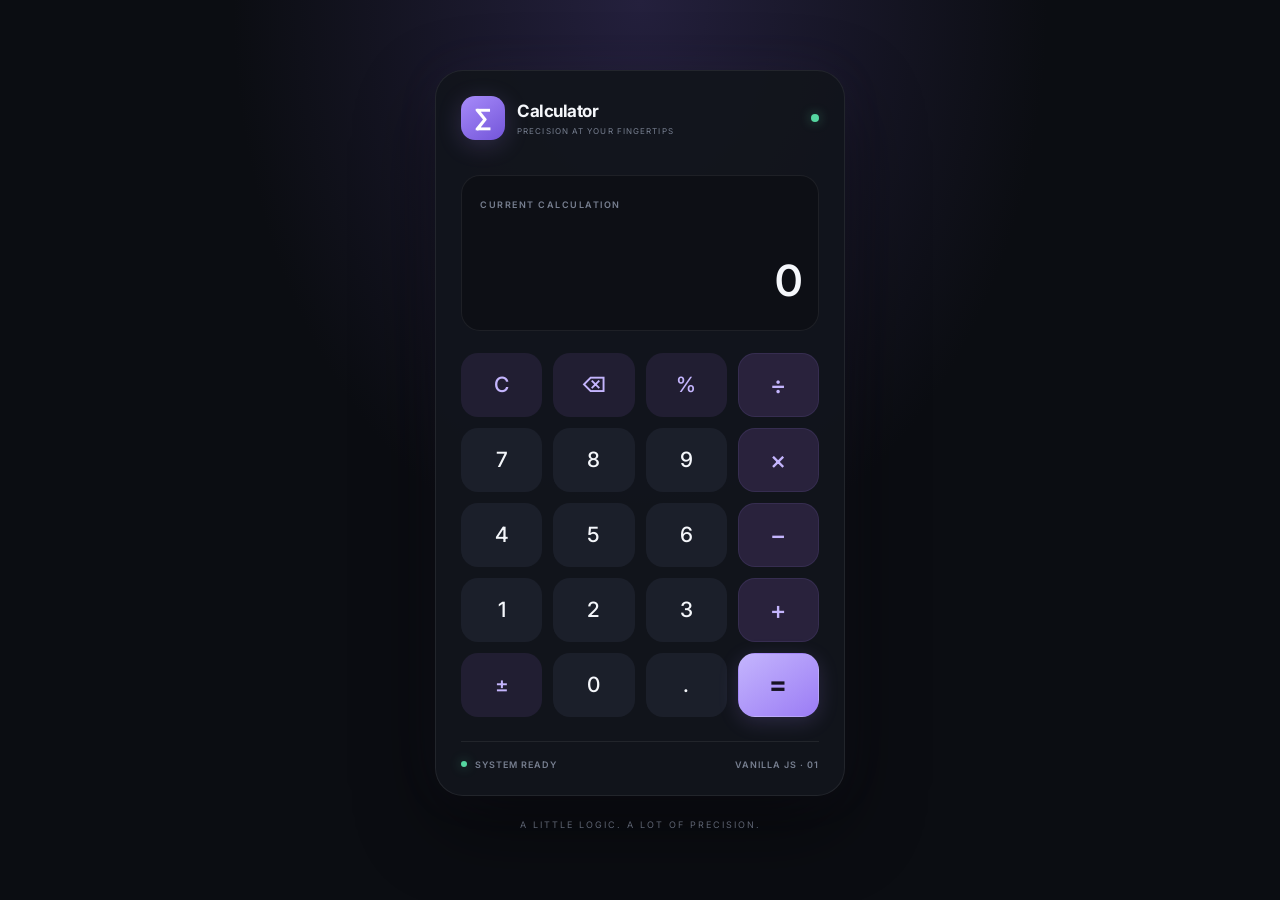
<file: WebDev/L2/Calculator/index.html>
<!DOCTYPE html>
<html lang="en">
<head>
    <meta charset="UTF-8">
    <meta name="viewport" content="width=device-width, initial-scale=1.0">
    <meta name="theme-color" content="#0b0d12">
    <title>Calculator | Premium</title>
    <link rel="stylesheet" href="style.css">
    <script src="script.js" defer></script>
</head>
<body>

    <main class="app">
        <section class="calculator" aria-label="Calculator">

            <header class="top-bar">
                <div class="brand">
                    <div class="brand-icon">∑</div>
                    <div>
                        <h1>Calculator</h1>
                        <p>PRECISION AT YOUR FINGERTIPS</p>
                    </div>
                </div>
                <span class="status-dot" title="Ready"></span>
            </header>

            <section class="display" aria-label="Calculator display">
                <div class="display-label">CURRENT CALCULATION</div>
                <div id="expression" class="expression" aria-live="polite"></div>
                <output id="result" class="result" aria-live="polite"
                    aria-atomic="true">0</output>
            </section>

            <div class="keypad" aria-label="Calculator buttons">
                <button class="key utility" data-action="clear">C</button>
                <button class="key utility" data-action="backspace"
                    aria-label="Backspace">⌫</button>
                <button class="key utility" data-action="percent">%</button>
                <button class="key operator" data-operator="÷"
                    aria-label="Divide">÷</button>

                <button class="key number" data-number="7">7</button>
                <button class="key number" data-number="8">8</button>
                <button class="key number" data-number="9">9</button>
                <button class="key operator" data-operator="×"
                    aria-label="Multiply">×</button>

                <button class="key number" data-number="4">4</button>
                <button class="key number" data-number="5">5</button>
                <button class="key number" data-number="6">6</button>
                <button class="key operator" data-operator="−"
                    aria-label="Subtract">−</button>

                <button class="key number" data-number="1">1</button>
                <button class="key number" data-number="2">2</button>
                <button class="key number" data-number="3">3</button>
                <button class="key operator" data-operator="+"
                    aria-label="Add">+</button>

                <button class="key utility sign" data-action="sign"
                    aria-label="Change sign">±</button>
                <button class="key number" data-number="0">0</button>
                <button class="key number" data-action="decimal">.</button>
                <button class="key equals" data-action="equals"
                    aria-label="Calculate result">=</button>
            </div>

            <footer class="calculator-footer">
                <span><span class="footer-dot"></span> SYSTEM READY</span>
                <span>VANILLA JS · 01</span>
            </footer>
        </section>

        <p class="page-note">A LITTLE LOGIC. A LOT OF PRECISION.</p>
    </main>

</body>
</html>
</file>
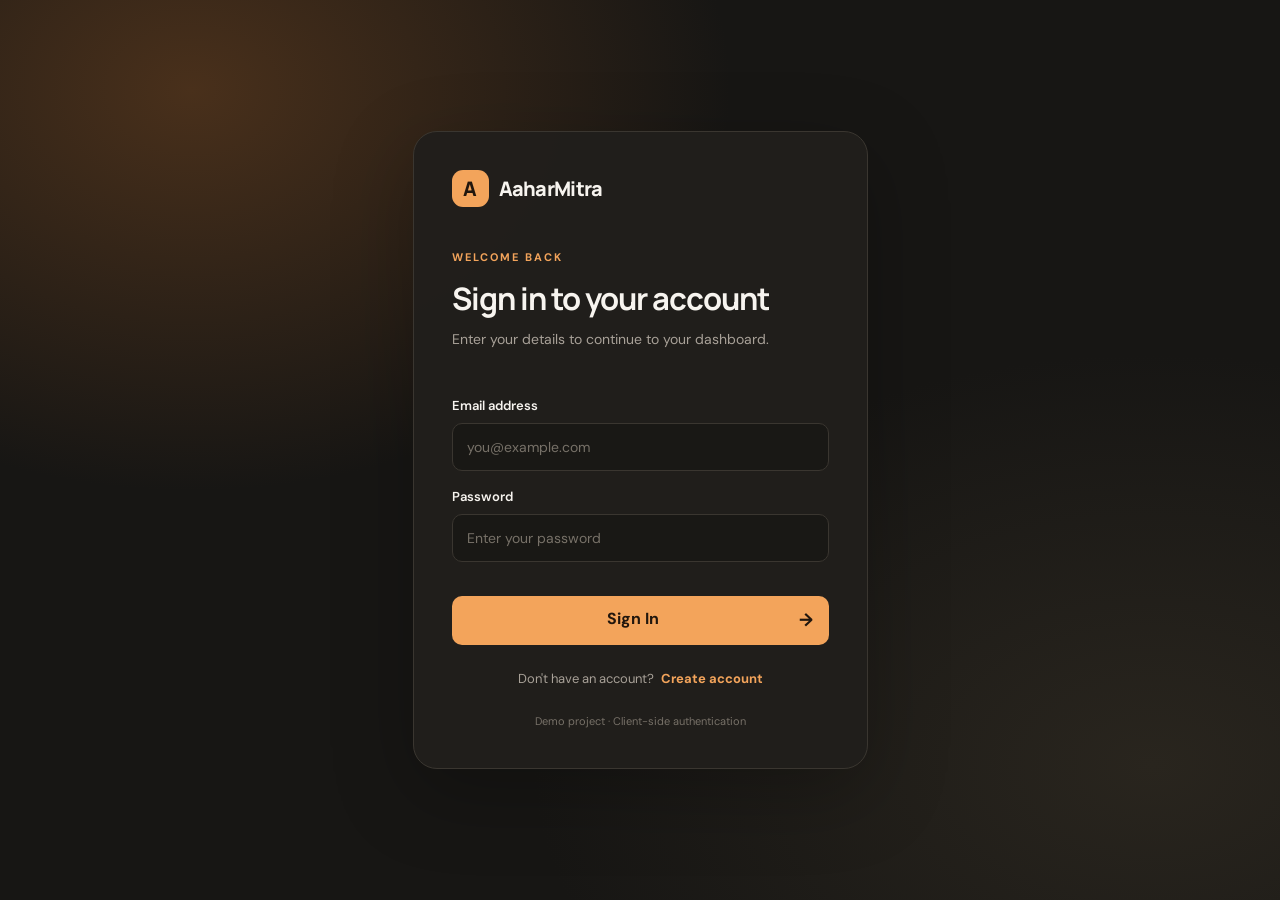
<file: WebDev/L2/Login Authentication System/index.html>
<!DOCTYPE html>
<html lang="en">
<head>
  <meta charset="UTF-8">
  <meta name="viewport" content="width=device-width, initial-scale=1.0">
  <title>Login | SecureAuth</title>
  <link rel="stylesheet" href="style.css">
  <script src="script.js" defer></script>
</head>
<body>
  <main class="auth-container">
    <section class="auth-card">
      <a href="index.html" class="brand">
        <span class="brand-icon">A</span>AaharMitra
      </a>

      <div class="auth-heading">
        <span class="eyebrow">WELCOME BACK</span>
        <h1>Sign in to your account</h1>
        <p>Enter your details to continue to your dashboard.</p>
      </div>

      <form id="loginForm">
        <label for="loginEmail">Email address</label>
        <input type="email" id="loginEmail"
               placeholder="you@example.com" autocomplete="username" required>

        <label for="loginPassword">Password</label>
        <input type="password" id="loginPassword"
               placeholder="Enter your password"
               autocomplete="current-password" required>

        <p id="loginMessage" class="message" role="alert"></p>

        <button type="submit" class="btn">Sign In <span>→</span></button>
      </form>

      <p class="auth-footer">
        Don't have an account?
        <a href="register.html">Create account</a>
      </p>

      <p class="security-note">Demo project · Client-side authentication</p>
    </section>
  </main>
</body>
</html>
</file>
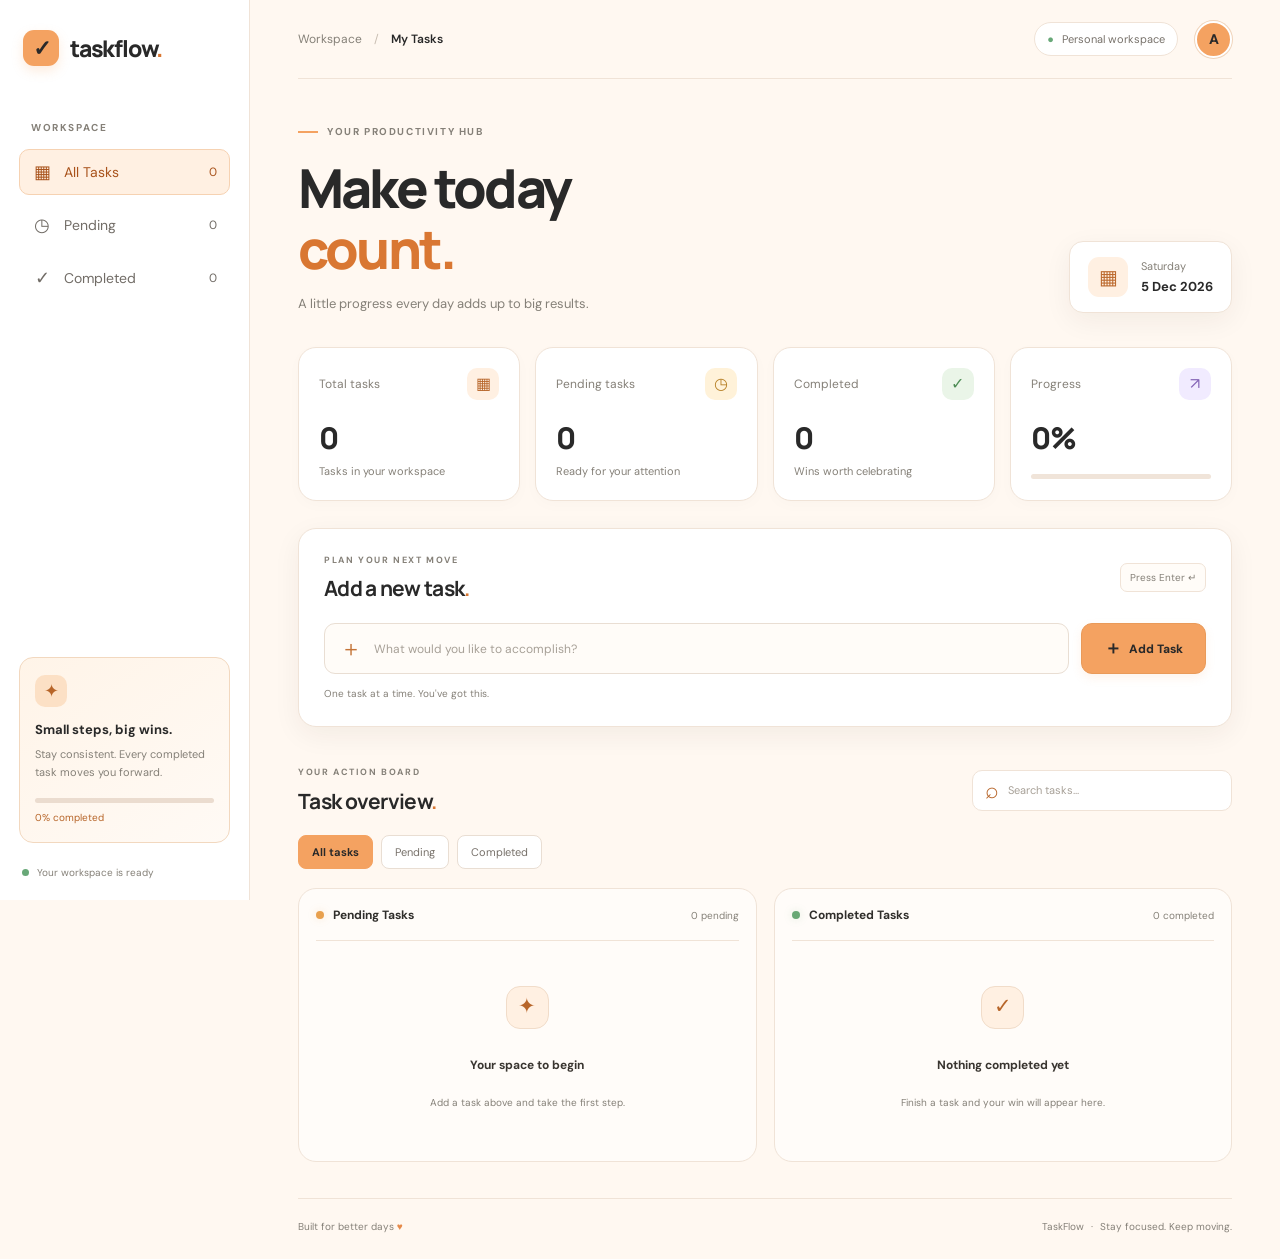
<file: WebDev/L2/To-Do Web App/index.html>
<!DOCTYPE html>
<html lang="en">
<head>
  <meta charset="UTF-8" />
  <meta name="viewport" content="width=device-width, initial-scale=1.0" />
  <meta name="theme-color" content="#101114" />
  <meta name="description" content="A beautiful productivity dashboard to organize daily tasks." />
  <title>TaskFlow — Your Daily Workspace</title>

  <link rel="preconnect" href="https://fonts.googleapis.com" />
  <link rel="preconnect" href="https://fonts.gstatic.com" crossorigin />
  <link href="https://fonts.googleapis.com/css2?family=DM+Sans:wght@400;500;600;700&family=Manrope:wght@400;500;600;700;800&display=swap" rel="stylesheet" />
  <link rel="stylesheet" href="style.css" />
  <script src="script.js" defer></script>
</head>

<body>
  <div class="app-shell">
    <aside class="sidebar">
      <a class="brand" href="#" aria-label="TaskFlow home">
        <span class="brand-icon">✓</span>
        <span>taskflow<span class="brand-dot">.</span></span>
      </a>

      <div class="sidebar-label">WORKSPACE</div>

      <nav class="side-nav" aria-label="Task filters">
        <button class="nav-item active" data-filter="all">
          <span class="nav-symbol">▦</span>
          All Tasks
          <span class="nav-count" id="allNavCount">0</span>
        </button>

        <button class="nav-item" data-filter="pending">
          <span class="nav-symbol">◷</span>
          Pending
          <span class="nav-count" id="pendingNavCount">0</span>
        </button>

        <button class="nav-item" data-filter="completed">
          <span class="nav-symbol">✓</span>
          Completed
          <span class="nav-count" id="completedNavCount">0</span>
        </button>
      </nav>

      <div class="sidebar-bottom">
        <div class="sidebar-mini-icon">✦</div>
        <p class="sidebar-tip-title">Small steps, big wins.</p>
        <p class="sidebar-tip-text">
          Stay consistent. Every completed task moves you forward.
        </p>
        <div class="tip-progress">
          <span id="tipProgress"></span>
        </div>
        <p class="tip-progress-label" id="tipProgressLabel">0% completed</p>
      </div>

      <div class="sidebar-footer">
        <span class="status-dot"></span>
        Your workspace is ready
      </div>
    </aside>

    <main class="main-content">
      <header class="topbar">
        <div class="breadcrumb">
          Workspace <span>/</span> <strong>My Tasks</strong>
        </div>

        <div class="topbar-right">
          <span class="today-badge">
            <span>●</span> Personal workspace
          </span>
          <div class="avatar" aria-label="User avatar">A</div>
        </div>
      </header>

      <section class="welcome-section">
        <div>
          <p class="eyebrow">
            <span class="eyebrow-line"></span>
            YOUR PRODUCTIVITY HUB
          </p>

          <h1>Make today<br /> <span>count.</span></h1>

          <p class="welcome-subtitle">
            A little progress every day adds up to big results.
          </p>
        </div>

        <div class="date-card">
          <div class="date-icon">▦</div>
          <div>
            <p id="currentDay">Today</p>
            <h3 id="currentDate">Loading date...</h3>
          </div>
        </div>
      </section>

      <section class="stats-grid" aria-label="Task statistics">
        <article class="stat-card">
          <div class="stat-top">
            <span>Total tasks</span>
            <span class="stat-icon total-icon">▦</span>
          </div>
          <h2 id="totalCount">0</h2>
          <p>Tasks in your workspace</p>
        </article>

        <article class="stat-card">
          <div class="stat-top">
            <span>Pending tasks</span>
            <span class="stat-icon pending-icon">◷</span>
          </div>
          <h2 id="pendingCount">0</h2>
          <p>Ready for your attention</p>
        </article>

        <article class="stat-card">
          <div class="stat-top">
            <span>Completed</span>
            <span class="stat-icon completed-icon">✓</span>
          </div>
          <h2 id="completedCount">0</h2>
          <p>Wins worth celebrating</p>
        </article>

        <article class="stat-card">
          <div class="stat-top">
            <span>Progress</span>
            <span class="stat-icon progress-icon">↗</span>
          </div>
          <h2 id="progressCount">0%</h2>
          <div class="progress-track">
            <span id="mainProgress"></span>
          </div>
        </article>
      </section>

      <section class="task-composer">
        <div class="composer-heading">
          <div>
            <p class="section-kicker">PLAN YOUR NEXT MOVE</p>
            <h2>Add a new task<span>.</span></h2>
          </div>
          <span class="keyboard-hint">Press Enter ↵</span>
        </div>

        <form id="taskForm" class="task-form">
          <label class="input-wrap" for="taskInput">
            <span class="input-plus">＋</span>
            <input
              type="text"
              id="taskInput"
              placeholder="What would you like to accomplish?"
              maxlength="200"
              autocomplete="off"
              required
              aria-label="New task"
            />
          </label>

          <button type="submit" class="add-button">
            <span>＋</span> Add Task
          </button>
        </form>

        <p class="form-hint" id="formHint" aria-live="polite">
          One task at a time. You've got this.
        </p>
      </section>

      <section class="task-workspace">
        <div class="workspace-heading">
          <div>
            <p class="section-kicker">YOUR ACTION BOARD</p>
            <h2>Task overview<span>.</span></h2>
          </div>

          <label class="search-box">
            <span>⌕</span>
            <input id="searchInput" type="search" placeholder="Search tasks..." aria-label="Search tasks" />
          </label>
        </div>

        <div class="filter-row" role="group" aria-label="Filter tasks">
          <button class="filter-chip active" data-filter="all">All tasks</button>
          <button class="filter-chip" data-filter="pending">Pending</button>
          <button class="filter-chip" data-filter="completed">Completed</button>
        </div>

        <div class="task-columns">
          <section class="task-column pending-column">
            <div class="column-heading">
              <div class="column-title">
                <span class="column-indicator pending-indicator"></span>
                <h3>Pending Tasks</h3>
              </div>
              <span class="column-count" id="pendingListCount">0 pending</span>
            </div>

            <div id="pendingList" class="task-list" aria-live="polite"></div>
          </section>

          <section class="task-column completed-column">
            <div class="column-heading">
              <div class="column-title">
                <span class="column-indicator completed-indicator"></span>
                <h3>Completed Tasks</h3>
              </div>
              <span class="column-count" id="completedListCount">0 completed</span>
            </div>

            <div id="completedList" class="task-list" aria-live="polite"></div>
          </section>
        </div>
      </section>

      <footer class="main-footer">
        <span>Built for better days <span class="footer-heart">♥</span></span>
        <span>TaskFlow <span class="footer-separator">·</span> Stay focused. Keep moving.</span>
      </footer>
    </main>
  </div>

  <noscript>
    <p class="noscript-message">Please enable JavaScript to use TaskFlow.</p>
  </noscript>
</body>
</html>
</file>
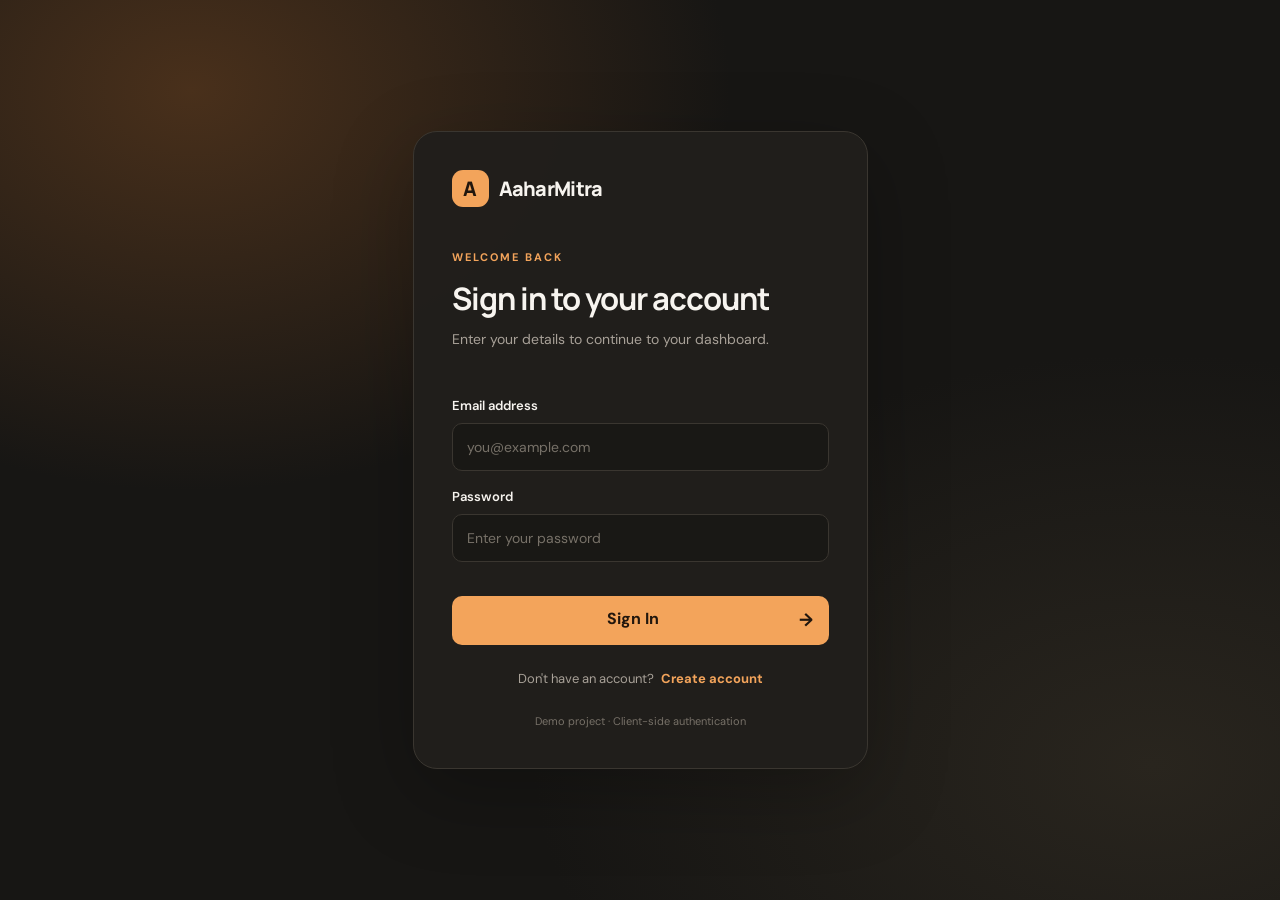
<file: WebDev/L2/Login Authentication System/dashboard.html>
<!DOCTYPE html>
<html lang="en">
<head>
  <meta charset="UTF-8">
  <meta name="viewport" content="width=device-width, initial-scale=1.0">
  <title>Dashboard | SecureAuth</title>
  <link rel="stylesheet" href="style.css">
  <script src="script.js" defer></script>
</head>
<body>
  <header class="topbar">
    <a href="dashboard.html" class="brand">
      <span class="brand-icon">S</span> SecureAuth
    </a>
    <button id="logoutBtn" class="logout-btn">Log Out ↗</button>
  </header>

  <main class="dashboard">
    <div class="dashboard-banner">
      <span class="eyebrow">YOUR WORKSPACE</span>
      <h1>Welcome back, <span id="welcomeUser">User</span>!</h1>
      <p>You have successfully signed in to your account.</p>
      <span class="status"><span class="status-dot"></span> Session active</span>
    </div>

    <section class="stats-grid">
      <article class="stat-card">
        <span class="stat-icon">✓</span>
        <p>Authentication</p>
        <h2>Verified</h2>
        <span class="muted">Demo login successful</span>
      </article>

      <article class="stat-card">
        <span class="stat-icon">◈</span>
        <p>Account Status</p>
        <h2>Active</h2>
        <span class="muted">Welcome to your workspace</span>
      </article>

      <article class="stat-card">
        <span class="stat-icon">⌘</span>
        <p>Workspace</p>
        <h2>Dashboard</h2>
        <span class="muted">Your private demo area</span>
      </article>
    </section>

    <section class="welcome-panel">
      <div>
        <span class="eyebrow">ALL SET</span>
        <h2>Your dashboard is ready.</h2>
        <p>Registration, login validation, session checks and logout
           are included in this demo application.</p>
      </div>
      <span class="panel-check">✓</span>
    </section>

    <p class="security-note">
      Educational demo only. Do not use for real accounts or sensitive data.
    </p>
  </main>
</body>
</html>
</file>
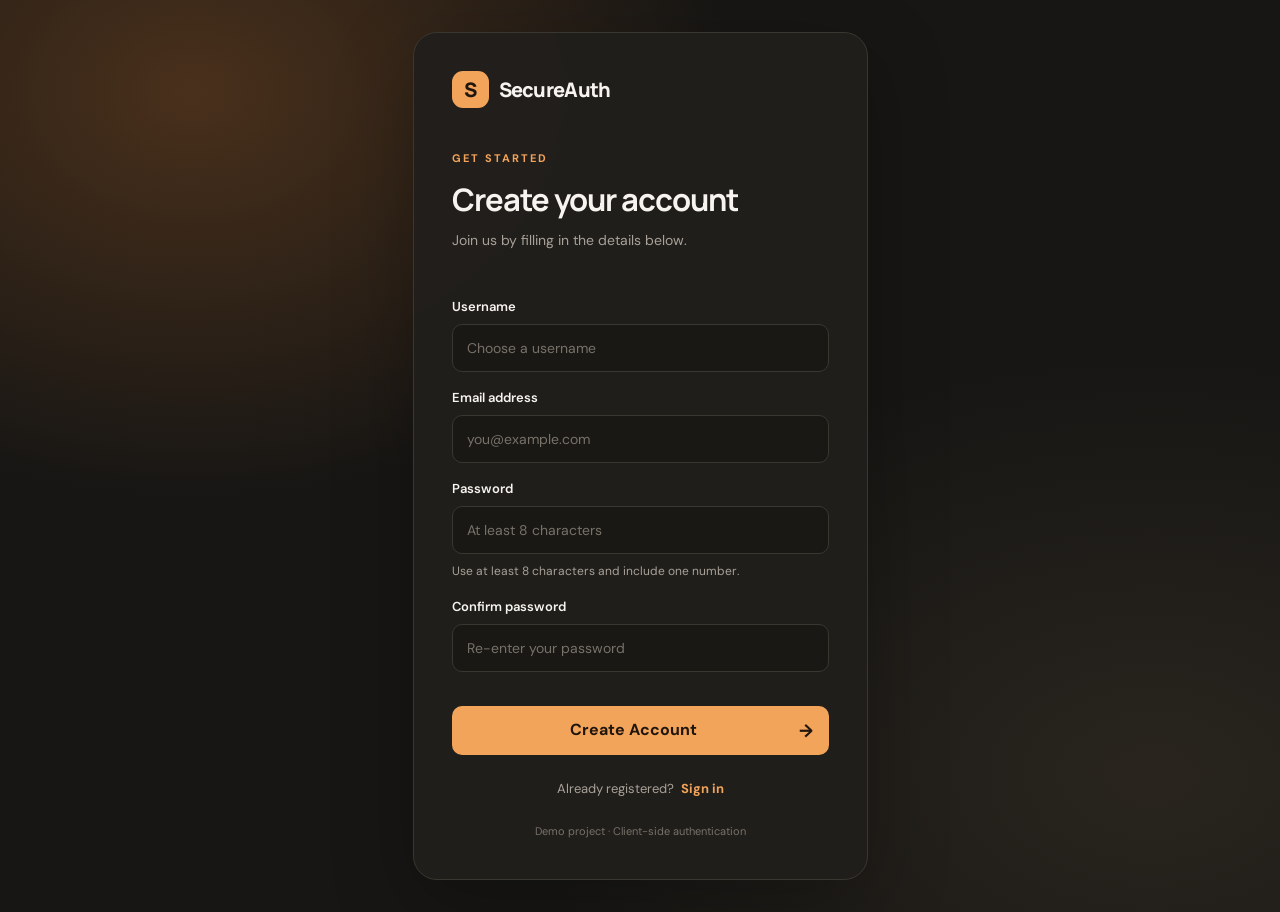
<file: WebDev/L2/Login Authentication System/register.html>
<!DOCTYPE html>
<html lang="en">
<head>
  <meta charset="UTF-8">
  <meta name="viewport" content="width=device-width, initial-scale=1.0">
  <title>Create Account | SecureAuth</title>
  <link rel="stylesheet" href="style.css">
  <script src="script.js" defer></script>
</head>
<body>
  <main class="auth-container">
    <section class="auth-card">
      <a href="index.html" class="brand">
        <span class="brand-icon">S</span> SecureAuth
      </a>

      <div class="auth-heading">
        <span class="eyebrow">GET STARTED</span>
        <h1>Create your account</h1>
        <p>Join us by filling in the details below.</p>
      </div>

      <form id="registerForm">
        <label for="registerUsername">Username</label>
        <input type="text" id="registerUsername"
               placeholder="Choose a username"
               autocomplete="username" required minlength="3">

        <label for="registerEmail">Email address</label>
        <input type="email" id="registerEmail"
               placeholder="you@example.com"
               autocomplete="email" required>

        <label for="registerPassword">Password</label>
        <input type="password" id="registerPassword"
               placeholder="At least 8 characters"
               autocomplete="new-password" required minlength="8">

        <p class="hint">Use at least 8 characters and include one number.</p>

        <label for="confirmPassword">Confirm password</label>
        <input type="password" id="confirmPassword"
               placeholder="Re-enter your password"
               autocomplete="new-password" required>

        <p id="registerMessage" class="message" role="alert"></p>

        <button type="submit" class="btn">
          Create Account <span>→</span>
        </button>
      </form>

      <p class="auth-footer">
        Already registered?
        <a href="index.html">Sign in</a>
      </p>

      <p class="security-note">Demo project · Client-side authentication</p>
    </section>
  </main>
</body>
</html>
</file>
<file: WebDev/L2/Calculator/style.css>
@import url('https://fonts.googleapis.com/css2?family=Inter:wght@400;500;600;700;800&display=swap');

:root {
    --bg: #0b0d12;
    --surface: #12151d;
    --surface-light: #1b1f2a;
    --text: #f5f7fb;
    --muted: #777f90;
    --accent: #a78bfa;
    --accent-light: #c4b5fd;
    --border: rgba(255, 255, 255, 0.07);
}

* {
    margin: 0;
    padding: 0;
    box-sizing: border-box;
}

body {
    min-height: 100vh;
    display: grid;
    place-items: center;
    padding: 24px;
    background:
        radial-gradient(ellipse at 50% 0%, #24203d 0%, transparent 45%),
        var(--bg);
    color: var(--text);
    font-family: 'Inter', sans-serif;
}

button {
    font: inherit;
}

.app {
    width: 100%;
    max-width: 410px;
}

.calculator {
    padding: 25px;
    border: 1px solid var(--border);
    border-radius: 28px;
    background: rgba(18, 21, 29, 0.96);
    box-shadow:
        0 30px 80px rgba(0, 0, 0, 0.45),
        0 0 50px rgba(167, 139, 250, 0.05);
}

.top-bar {
    display: flex;
    justify-content: space-between;
    align-items: center;
    gap: 12px;
    margin-bottom: 35px;
}

.brand {
    display: flex;
    align-items: center;
    gap: 12px;
}

.brand-icon {
    display: grid;
    place-items: center;
    width: 44px;
    height: 44px;
    border-radius: 14px;
    color: #fff;
    font-size: 25px;
    font-weight: 700;
    background: linear-gradient(145deg, #a78bfa, #7355d9);
    box-shadow: 0 5px 25px rgba(167, 139, 250, 0.2);
}

.brand h1 {
    font-size: 17px;
    font-weight: 700;
    letter-spacing: -0.5px;
}

.brand p {
    margin-top: 5px;
    color: var(--muted);
    font-size: 8px;
    letter-spacing: 1.1px;
}

.status-dot,
.footer-dot {
    width: 8px;
    height: 8px;
    display: inline-block;
    border-radius: 50%;
    background: #55d6a0;
    box-shadow: 0 0 12px rgba(85, 214, 160, 0.45);
}

.display {
    min-height: 155px;
    padding: 23px 18px;
    margin-bottom: 22px;
    display: flex;
    flex-direction: column;
    justify-content: flex-end;
    align-items: flex-end;
    overflow: hidden;
    border: 1px solid var(--border);
    border-radius: 19px;
    background: #0d0f15;
}

.display-label {
    width: 100%;
    margin-bottom: 15px;
    color: var(--muted);
    font-size: 9px;
    font-weight: 600;
    letter-spacing: 1.5px;
}

.expression {
    width: 100%;
    min-height: 23px;
    margin-bottom: 7px;
    overflow-wrap: anywhere;
    text-align: right;
    color: var(--muted);
    font-size: 15px;
}

.result {
    width: 100%;
    overflow-wrap: anywhere;
    text-align: right;
    font-size: clamp(32px, 9vw, 43px);
    line-height: 1.2;
    font-weight: 600;
    letter-spacing: -2px;
}

.result.error {
    color: #ff7777;
    font-size: 24px;
    letter-spacing: -0.5px;
}

.keypad {
    display: grid;
    grid-template-columns: repeat(4, minmax(0, 1fr));
    gap: 11px;
}

.key {
    min-width: 0;
    height: 64px;
    border: 1px solid transparent;
    border-radius: 17px;
    cursor: pointer;
    color: var(--text);
    background: var(--surface-light);
    font-size: 21px;
    font-weight: 500;
    transition:
        transform 0.15s ease,
        background 0.15s ease,
        box-shadow 0.15s ease;
    -webkit-tap-highlight-color: transparent;
}

.key:hover {
    background: #292e3b;
    transform: translateY(-2px);
}

.key:active {
    transform: scale(0.95);
}

.key:focus-visible {
    outline: 2px solid var(--accent-light);
    outline-offset: 3px;
}

.utility {
    color: var(--accent-light);
    background: #211e32;
}

.utility:hover {
    background: #302947;
}

.operator {
    color: var(--accent-light);
    background: #29223c;
    border-color: rgba(167, 139, 250, 0.1);
    font-size: 25px;
}

.operator:hover,
.operator.active {
    background: #49366e;
    box-shadow: inset 0 0 0 1px rgba(196, 181, 253, 0.2);
}

.equals {
    color: #171322;
    background: linear-gradient(145deg, #c4b5fd, #9b7cf5);
    font-size: 27px;
    font-weight: 700;
    box-shadow: 0 5px 20px rgba(167, 139, 250, 0.18);
}

.equals:hover {
    background: linear-gradient(145deg, #ddd2ff, #b29aff);
}

.calculator-footer {
    display: flex;
    justify-content: space-between;
    align-items: center;
    gap: 10px;
    margin-top: 24px;
    padding-top: 17px;
    border-top: 1px solid var(--border);
    color: var(--muted);
    font-size: 9px;
    font-weight: 600;
    letter-spacing: 1px;
}

.calculator-footer span:first-child {
    display: flex;
    align-items: center;
    gap: 8px;
}

.footer-dot {
    width: 6px;
    height: 6px;
}

.page-note {
    margin-top: 23px;
    color: #5d6372;
    text-align: center;
    font-size: 9px;
    letter-spacing: 2px;
}

@media (max-width: 380px) {
    body {
        padding: 12px;
    }

    .calculator {
        padding: 17px;
        border-radius: 22px;
    }

    .keypad {
        gap: 8px;
    }

    .key {
        height: 57px;
        border-radius: 14px;
    }

    .top-bar {
        margin-bottom: 25px;
    }
}

@media (prefers-reduced-motion: reduce) {
    *,
    *::before,
    *::after {
        transition: none !important;
    }
}
</file>
<file: WebDev/L2/Login Authentication System/style.css>
@import url('https://fonts.googleapis.com/css2?family=DM+Sans:wght@400;500;600;700&family=Manrope:wght@400;500;600;700;800&display=swap');

:root {
  --bg: #171614;
  --surface: #211f1c;
  --surface-light: #292621;
  --orange: #f3a45b;
  --orange-dark: #d9853d;
  --text: #f7f4ef;
  --muted: #a8a198;
  --border: #3a3630;
  --green: #8dd6a5;
  --radius: 18px;
}

* {
  box-sizing: border-box;
  margin: 0;
  padding: 0;
}

body {
  min-height: 100vh;
  background:
    radial-gradient(ellipse at 15% 10%, #49301b 0, transparent 35%),
    radial-gradient(ellipse at 90% 85%, #29251e 0, transparent 38%),
    var(--bg);
  color: var(--text);
  font-family: "DM Sans", sans-serif;
}

a {
  color: var(--orange);
  text-decoration: none;
}

a:hover {
  color: #ffc58e;
}

.auth-container {
  min-height: 100vh;
  display: flex;
  justify-content: center;
  align-items: center;
  padding: 32px 18px;
}

.auth-card {
  width: 100%;
  max-width: 455px;
  padding: 38px;
  border: 1px solid var(--border);
  border-radius: 24px;
  background: rgba(33, 31, 28, 0.96);
  box-shadow: 0 24px 80px #00000040;
}

.brand {
  display: inline-flex;
  align-items: center;
  gap: 10px;
  color: var(--text);
  font-family: "Manrope", sans-serif;
  font-size: 20px;
  font-weight: 800;
  letter-spacing: -0.7px;
}

.brand:hover {
  color: var(--text);
}

.brand-icon {
  display: grid;
  width: 37px;
  height: 37px;
  place-items: center;
  border-radius: 11px;
  background: var(--orange);
  color: #21160d;
  font-weight: 800;
}

.auth-heading {
  margin: 38px 0 28px;
}

.eyebrow {
  color: var(--orange);
  font-size: 11px;
  font-weight: 700;
  letter-spacing: 2px;
}

.auth-heading h1,
.dashboard-banner h1 {
  margin-top: 12px;
  font-family: "Manrope", sans-serif;
  font-size: clamp(25px, 5vw, 31px);
  line-height: 1.3;
  letter-spacing: -1px;
}

.auth-heading p,
.dashboard-banner > p {
  margin-top: 10px;
  color: var(--muted);
  font-size: 14px;
  line-height: 1.7;
}

form {
  display: flex;
  flex-direction: column;
}

label {
  margin: 17px 0 9px;
  font-size: 13px;
  font-weight: 600;
}

input {
  width: 100%;
  min-height: 48px;
  padding: 13px 14px;
  border: 1px solid var(--border);
  border-radius: 10px;
  outline: none;
  background: #191815;
  color: var(--text);
  font: inherit;
  font-size: 14px;
  transition: border-color 0.2s, box-shadow 0.2s;
}

input::placeholder {
  color: #777168;
}

input:focus {
  border-color: var(--orange);
  box-shadow: 0 0 0 3px #f3a45b20;
}

.hint {
  margin-top: 8px;
  color: var(--muted);
  font-size: 12px;
  line-height: 1.6;
}

.btn {
  min-height: 49px;
  margin-top: 22px;
  padding: 12px 16px;
  border: 0;
  border-radius: 10px;
  background: var(--orange);
  color: #21160d;
  font: inherit;
  font-weight: 700;
  cursor: pointer;
  transition: background 0.2s, transform 0.2s;
}

.btn span {
  float: right;
  font-size: 18px;
}

.btn:hover {
  background: #ffc58e;
  transform: translateY(-1px);
}

.message {
  margin-top: 12px;
  font-size: 13px;
  line-height: 1.6;
}

.message.error {
  color: #ff9999;
}

.message.success {
  color: var(--green);
}

.auth-footer {
  margin-top: 25px;
  color: var(--muted);
  text-align: center;
  font-size: 13px;
}

.auth-footer a {
  margin-left: 4px;
  font-weight: 700;
}

.security-note {
  margin-top: 25px;
  color: #777168;
  font-size: 11px;
  line-height: 1.7;
  text-align: center;
}

/* Dashboard */

.topbar {
  display: flex;
  justify-content: space-between;
  align-items: center;
  gap: 20px;
  padding: 20px 7%;
  border-bottom: 1px solid var(--border);
  background: #1d1b18;
}

.logout-btn {
  padding: 10px 16px;
  border: 1px solid var(--border);
  border-radius: 9px;
  background: transparent;
  color: var(--text);
  font: inherit;
  font-size: 13px;
  font-weight: 600;
  cursor: pointer;
}

.logout-btn:hover {
  border-color: var(--orange);
  color: var(--orange);
}

.dashboard {
  width: min(1100px, 88%);
  margin: 55px auto;
}

.dashboard-banner {
  padding: 38px;
  border: 1px solid #55402c;
  border-radius: var(--radius);
  background: linear-gradient(120deg, #33261b, #25221d);
}

.dashboard-banner h1 span {
  color: var(--orange);
}

.status {
  display: inline-flex;
  align-items: center;
  gap: 8px;
  margin-top: 24px;
  padding: 8px 12px;
  border: 1px solid #54785b;
  border-radius: 30px;
  color: var(--green);
  font-size: 12px;
}

.status-dot {
  width: 7px;
  height: 7px;
  border-radius: 50%;
  background: var(--green);
}

.stats-grid {
  display: grid;
  grid-template-columns: repeat(3, minmax(0, 1fr));
  gap: 18px;
  margin-top: 22px;
}

.stat-card {
  padding: 24px;
  border: 1px solid var(--border);
  border-radius: var(--radius);
  background: var(--surface);
}

.stat-icon {
  display: grid;
  width: 40px;
  height: 40px;
  place-items: center;
  border-radius: 12px;
  background: #f3a45b1c;
  color: var(--orange);
  font-size: 21px;
}

.stat-card p {
  margin-top: 19px;
  color: var(--muted);
  font-size: 13px;
}

.stat-card h2 {
  margin-top: 7px;
  font-family: "Manrope", sans-serif;
  font-size: 21px;
}

.muted {
  display: block;
  margin-top: 10px;
  color: #888178;
  font-size: 12px;
  line-height: 1.6;
}

.welcome-panel {
  display: flex;
  justify-content: space-between;
  align-items: center;
  gap: 24px;
  margin-top: 22px;
  padding: 28px;
  border: 1px solid var(--border);
  border-radius: var(--radius);
  background: var(--surface);
}

.welcome-panel h2 {
  margin-top: 9px;
  font-family: "Manrope", sans-serif;
  font-size: 21px;
}

.welcome-panel p {
  max-width: 620px;
  margin-top: 10px;
  color: var(--muted);
  font-size: 13px;
  line-height: 1.8;
}

.panel-check {
  display: grid;
  flex-shrink: 0;
  width: 50px;
  height: 50px;
  place-items: center;
  border-radius: 50%;
  background: #8dd6a51a;
  color: var(--green);
  font-size: 24px;
}

.dashboard > .security-note {
  text-align: left;
}

@media (max-width: 700px) {
  .auth-card {
    padding: 26px 22px;
  }

  .auth-heading {
    margin-top: 30px;
  }

  .topbar {
    padding: 16px 5%;
  }

  .dashboard {
    width: 90%;
    margin: 30px auto;
  }

  .dashboard-banner {
    padding: 26px 22px;
  }

  .stats-grid {
    grid-template-columns: 1fr;
  }

  .welcome-panel {
    align-items: flex-start;
    padding: 22px;
  }
}
</file>
<file: WebDev/L2/To-Do Web App/style.css>
:root {
  --bg: #FFF8F1;
  --sidebar: #FFFFFF;
  --surface: #FFFFFF;
  --surface-hover: #FFF0E2;

  --border: #F0E3D7;
  --text: #292929;
  --muted: #858078;

  --green: #F4A261;
  --green-dark: #D97732;

  --blue: #7799D4;
  --orange: #F4A261;

  --radius: 18px;
  --shadow: 0 8px 28px rgba(51, 35, 20, 0.06);
}

* {
  margin: 0;
  padding: 0;
  box-sizing: border-box;
}

html {
  scroll-behavior: smooth;
}

body {
  min-height: 100vh;
  background: var(--bg);
  color: var(--text);
  font-family: "DM Sans", sans-serif;
  font-size: 14px;
  line-height: 1.5;
}

button,
input {
  font: inherit;
}

button {
  cursor: pointer;
  -webkit-tap-highlight-color: transparent;
}

button:focus-visible,
input:focus-visible {
  outline: 2px solid var(--green-dark);
  outline-offset: 3px;
}

button:disabled {
  cursor: not-allowed;
  opacity: 0.55;
}

.app-shell {
  min-height: 100vh;
}

/* ========== SIDEBAR ========== */

.sidebar {
  width: 250px;
  position: fixed;
  inset: 0 auto 0 0;
  z-index: 5;

  display: flex;
  flex-direction: column;

  padding: 30px 19px 20px;
  background: var(--sidebar);
  border-right: 1px solid var(--border);
}

.brand {
  display: flex;
  align-items: center;
  gap: 11px;

  margin: 0 0 54px 4px;

  color: var(--text);
  font: 800 23px "Manrope", sans-serif;
  letter-spacing: -1.2px;
  text-decoration: none;
}

.brand-icon {
  width: 36px;
  height: 36px;

  display: grid;
  place-items: center;

  border-radius: 11px;
  background: var(--green);
  color: #292929;

  font-size: 22px;
  box-shadow: 0 5px 12px #F4A26135;
}

.brand-dot,
.welcome-section h1 span,
.composer-heading h2 span,
.workspace-heading h2 span {
  color: var(--green-dark);
}

.sidebar-label,
.section-kicker,
.eyebrow {
  color: var(--muted);
  font-size: 10px;
  font-weight: 700;
  letter-spacing: 1.6px;
}

.sidebar-label {
  padding-left: 12px;
  margin-bottom: 14px;
}

.side-nav {
  display: grid;
  gap: 7px;
}

.nav-item {
  width: 100%;
  min-height: 46px;

  display: flex;
  align-items: center;
  gap: 12px;

  padding: 0 12px;

  border: 1px solid transparent;
  border-radius: 10px;

  background: transparent;
  color: #716C66;
  text-align: left;

  transition: 0.2s ease;
}

.nav-item:hover {
  color: var(--text);
  background: #FFF6ED;
}

.nav-item.active {
  color: #A9531C;
  background: #FFF0E2;
  border-color: #F6D2B2;
}

.nav-symbol {
  width: 20px;
  font-size: 18px;
  text-align: center;
}

.nav-count {
  margin-left: auto;
  font-size: 12px;
}

.sidebar-bottom {
  margin-top: auto;
  padding: 17px 15px;

  border: 1px solid #F2D8BF;
  border-radius: 14px;

  background: linear-gradient(145deg, #FFF4E8, #FFFAF5);
}

.sidebar-mini-icon {
  width: 32px;
  height: 32px;

  display: grid;
  place-items: center;

  margin-bottom: 13px;

  border-radius: 10px;
  background: #FCE0C5;
  color: #B76529;
  font-size: 18px;
}

.sidebar-tip-title {
  margin-bottom: 5px;
  font-size: 13px;
  font-weight: 700;
}

.sidebar-tip-text {
  color: var(--muted);
  font-size: 11px;
  line-height: 1.7;
}

.tip-progress {
  height: 5px;
  margin-top: 16px;

  overflow: hidden;
  background: #EBDCCF;
  border-radius: 99px;
}

.tip-progress span,
.progress-track span {
  display: block;
  width: 0;
  height: 100%;

  background: var(--green);
  border-radius: inherit;

  transition: width 0.3s ease;
}

.tip-progress-label {
  margin-top: 7px;
  color: #B76529;
  font-size: 10px;
}

.sidebar-footer {
  display: flex;
  align-items: center;
  gap: 8px;

  padding: 22px 3px 0;

  color: var(--muted);
  font-size: 10px;
}

.status-dot {
  width: 7px;
  height: 7px;
  border-radius: 50%;
  background: #68A878;
}

/* ========== MAIN LAYOUT ========== */

.main-content {
  max-width: 1700px;
  margin-left: 250px;
  padding: 0 48px;
}

.topbar {
  min-height: 79px;

  display: flex;
  align-items: center;
  justify-content: space-between;
  gap: 20px;

  border-bottom: 1px solid var(--border);
}

.breadcrumb {
  color: var(--muted);
  font-size: 12px;
}

.breadcrumb span {
  padding: 0 9px;
  color: #C8BDB1;
}

.breadcrumb strong {
  color: var(--text);
  font-weight: 600;
}

.topbar-right {
  display: flex;
  align-items: center;
  gap: 17px;
}

.today-badge {
  padding: 8px 12px;

  border: 1px solid var(--border);
  border-radius: 99px;

  background: #FFFFFF;
  color: #77716A;
  font-size: 11px;
}

.today-badge span {
  margin-right: 5px;
  color: #68A878;
}

.avatar {
  width: 37px;
  height: 37px;

  display: grid;
  place-items: center;

  border-radius: 50%;
  border: 2px solid white;

  background: #F4A261;
  color: #292929;

  font-size: 14px;
  font-weight: 800;

  box-shadow: 0 0 0 1px #F0D4BB;
}

/* ========== HERO SECTION ========== */

.welcome-section {
  display: flex;
  align-items: flex-end;
  justify-content: space-between;
  gap: 30px;

  padding: 45px 0 34px;
}

.eyebrow {
  display: flex;
  align-items: center;
  gap: 9px;
  margin-bottom: 19px;
}

.eyebrow-line {
  width: 20px;
  height: 2px;
  background: var(--green);
}

.welcome-section h1 {
  font: 800 clamp(38px, 4.2vw, 56px)/1.13 "Manrope", sans-serif;
  letter-spacing: -2.8px;
  color: #292929;
}

.welcome-subtitle {
  margin-top: 14px;
  color: var(--muted);
  font-size: 13px;
}

.date-card {
  display: flex;
  align-items: center;
  gap: 13px;

  padding: 15px 18px;

  background: #FFFFFF;
  border: 1px solid var(--border);
  border-radius: 14px;

  box-shadow: var(--shadow);
}

.date-icon {
  width: 40px;
  height: 40px;

  display: grid;
  place-items: center;

  border-radius: 11px;
  background: #FFF0E2;
  color: #BD6B30;

  font-size: 20px;
}

.date-card p {
  margin-bottom: 3px;
  color: var(--muted);
  font-size: 11px;
}

.date-card h3 {
  color: var(--text);
  font-size: 13px;
  font-weight: 700;
}

/* ========== STATISTICS ========== */

.stats-grid {
  display: grid;
  grid-template-columns: repeat(4, minmax(0, 1fr));
  gap: 15px;
  margin-bottom: 27px;
}

.stat-card {
  min-width: 0;
  padding: 20px;

  background: var(--surface);
  border: 1px solid var(--border);
  border-radius: var(--radius);

  box-shadow: 0 4px 15px #35200D05;

  transition: border-color 0.2s, transform 0.2s, box-shadow 0.2s;
}

.stat-card:hover {
  transform: translateY(-3px);
  border-color: #EFC6A3;
  box-shadow: 0 10px 25px #35200D0B;
}

.stat-top {
  display: flex;
  align-items: center;
  justify-content: space-between;
  gap: 8px;

  color: var(--muted);
  font-size: 12px;
}

.stat-icon {
  width: 32px;
  height: 32px;

  display: grid;
  place-items: center;

  border-radius: 10px;
  font-size: 16px;
}

.total-icon {
  background: #FFF0E2;
  color: #B76529;
}

.pending-icon {
  background: #FFF2D9;
  color: #B78127;
}

.completed-icon {
  background: #EAF5E8;
  color: #4C8C54;
}

.progress-icon {
  background: #F1EBFF;
  color: #8565B7;
}

.stat-card h2 {
  margin: 17px 0 5px;

  color: #292929;
  font: 800 30px "Manrope", sans-serif;
  letter-spacing: -1px;
}

.stat-card > p {
  color: var(--muted);
  font-size: 11px;
}

.progress-track {
  height: 5px;
  margin-top: 16px;

  overflow: hidden;
  background: #F0E4D9;
  border-radius: 99px;
}

.progress-track span {
  background: #F4A261;
}

/* ========== ADD TASK FORM ========== */

.task-composer {
  padding: 25px;

  background: #FFFFFF;
  border: 1px solid var(--border);
  border-radius: var(--radius);

  box-shadow: var(--shadow);
}

.composer-heading,
.workspace-heading {
  display: flex;
  align-items: center;
  justify-content: space-between;
  gap: 18px;
}

.section-kicker {
  margin-bottom: 7px;
  font-size: 9px;
}

.composer-heading h2,
.workspace-heading h2 {
  color: #292929;
  font: 700 21px "Manrope", sans-serif;
  letter-spacing: -0.7px;
}

.keyboard-hint {
  padding: 6px 9px;

  border: 1px solid var(--border);
  border-radius: 7px;

  background: #FFFCF8;
  color: var(--muted);
  font-size: 10px;
}

.task-form {
  display: flex;
  gap: 12px;
  margin-top: 21px;
}

.input-wrap {
  flex: 1;
  min-width: 0;

  display: flex;
  align-items: center;
  gap: 12px;

  padding: 0 15px;

  background: #FFFCF8;
  border: 1px solid #E9DED3;
  border-radius: 11px;

  transition: border-color 0.2s, box-shadow 0.2s;
}

.input-wrap:focus-within {
  border-color: #EBA56E;
  box-shadow: 0 0 0 3px #F4A26120;
}

.input-plus {
  color: #C47437;
  font-size: 22px;
}

.input-wrap input {
  width: 100%;
  min-width: 0;
  height: 49px;

  border: 0;
  outline: 0;

  background: transparent;
  color: #292929;

  font-size: 12px;
}

.input-wrap input::placeholder {
  color: #A7A097;
}

.add-button {
  min-width: 125px;
  padding: 0 18px;

  display: inline-flex;
  align-items: center;
  justify-content: center;
  gap: 7px;

  border: 1px solid #E99A59;
  border-radius: 11px;

  background: #F4A261;
  color: #292929;

  font-size: 12px;
  font-weight: 800;

  box-shadow: 0 4px 10px #F4A26120;

  transition: 0.2s ease;
}

.add-button:hover {
  background: #F8B77D;
  border-color: #F8B77D;
  box-shadow: 0 7px 16px #F4A26135;
  transform: translateY(-1px);
}

.add-button span {
  font-size: 18px;
}

.form-hint {
  margin-top: 12px;
  color: var(--muted);
  font-size: 10px;
}

/* ========== TASK WORKSPACE ========== */

.task-workspace {
  padding-top: 39px;
}

.workspace-heading {
  margin-bottom: 20px;
}

.search-box {
  width: min(260px, 42%);
  padding: 0 12px;

  display: flex;
  align-items: center;
  gap: 9px;

  background: #FFFFFF;
  border: 1px solid var(--border);
  border-radius: 10px;

  transition: border-color 0.2s, box-shadow 0.2s;
}

.search-box:focus-within {
  border-color: #EBA56E;
  box-shadow: 0 0 0 3px #F4A26118;
}

.search-box > span {
  color: #B76529;
  font-size: 23px;
}

.search-box input {
  width: 100%;
  min-width: 0;
  height: 39px;

  border: 0;
  outline: 0;

  background: transparent;
  color: var(--text);

  font-size: 11px;
}

.search-box input::placeholder {
  color: #A7A097;
}

/* ========== FILTER BUTTONS ========== */

.filter-row {
  display: flex;
  gap: 8px;
  margin-bottom: 19px;
}

.filter-chip {
  padding: 8px 13px;

  border: 1px solid #E9DED3;
  border-radius: 8px;

  background: #FFFFFF;
  color: #77716A;

  font-size: 11px;

  transition: 0.2s;
}

.filter-chip:hover {
  color: #292929;
  border-color: #E7B48D;
  background: #FFF8F1;
}

.filter-chip.active {
  background: #F4A261;
  border-color: #F4A261;
  color: #292929;
  font-weight: 700;
}

/* ========== TASK COLUMNS ========== */

.task-columns {
  display: grid;
  grid-template-columns: repeat(2, minmax(0, 1fr));
  gap: 17px;
  align-items: start;
}

.task-column {
  min-width: 0;
  min-height: 250px;
  padding: 17px;

  background: #FFFCF9;
  border: 1px solid var(--border);
  border-radius: var(--radius);
}

.column-heading {
  display: flex;
  align-items: center;
  justify-content: space-between;
  gap: 10px;

  padding-bottom: 16px;
  border-bottom: 1px solid var(--border);
}

.column-title {
  display: flex;
  align-items: center;
  gap: 9px;
}

.column-title h3 {
  color: #302E2B;
  font-size: 12px;
  font-weight: 700;
}

.column-indicator {
  width: 8px;
  height: 8px;
  border-radius: 50%;
}

.pending-indicator {
  background: #E8A04E;
  box-shadow: 0 0 8px #E8A04E35;
}

.completed-indicator {
  background: #69A875;
  box-shadow: 0 0 8px #69A87535;
}

.column-count {
  color: var(--muted);
  font-size: 10px;
  white-space: nowrap;
}

.task-list {
  display: grid;
  gap: 10px;
  padding-top: 13px;
}

/* ========== TASK CARDS ========== */

.task-card {
  min-width: 0;
  padding: 14px;

  background: #FFFFFF;
  border: 1px solid #EDE3DA;
  border-radius: 12px;

  animation: task-in 0.22s ease both;

  transition: border-color 0.2s, background 0.2s, box-shadow 0.2s;
}

.task-card:hover {
  background: #FFFFFF;
  border-color: #EBC29F;
  box-shadow: 0 5px 15px #35200D08;
}

.task-main {
  display: flex;
  align-items: flex-start;
  gap: 10px;
}

.task-check {
  flex-shrink: 0;

  width: 20px;
  height: 20px;
  margin-top: 1px;

  display: grid;
  place-items: center;

  border: 1px solid #D7C9BC;
  border-radius: 6px;

  background: #FFFFFF;
  color: #292929;

  font-size: 12px;

  transition: 0.2s;
}

.task-check:hover {
  border-color: #E99A59;
  background: #FFF5EA;
}

.task-check.is-checked {
  background: #F4A261;
  border-color: #F4A261;
}

.task-body {
  flex: 1;
  min-width: 0;
}

.task-text {
  overflow-wrap: anywhere;
  color: #302E2B;
  font-size: 12px;
  line-height: 1.7;
}

.task-card.is-completed .task-text {
  color: #999188;
  text-decoration: line-through;
  text-decoration-color: #B8ADA2;
}

.task-meta {
  display: flex;
  flex-wrap: wrap;
  gap: 5px 10px;
  margin-top: 8px;

  color: #92887F;
  font-size: 9px;
}

.task-meta span {
  overflow-wrap: anywhere;
}

.task-meta .completion-meta {
  color: #55845A;
}

.task-actions {
  display: flex;
  flex-wrap: wrap;
  align-items: center;
  gap: 6px;

  padding-top: 12px;
  margin-top: 12px;

  border-top: 1px solid #F0E7DE;
}

.action-button {
  padding: 6px 9px;

  border: 1px solid #E9DED3;
  border-radius: 7px;

  background: #FFFCF8;
  color: #655F58;

  font-size: 10px;

  transition: 0.2s;
}

.action-button:hover {
  border-color: #D9A77E;
  background: #FFF1E3;
  color: #292929;
}

.action-button.complete-action {
  color: #A65C28;
  border-color: #F0D1B5;
  background: #FFF4E9;
}

.action-button.complete-action:hover {
  background: #FCE4CE;
  border-color: #E9B184;
}

.action-button.delete-action:hover {
  color: #B83F35;
  border-color: #E9B4AE;
  background: #FFF0EE;
}

/* ========== INLINE EDITING ========== */

.edit-form {
  display: grid;
  gap: 9px;
  width: 100%;
}

.edit-input {
  width: 100%;
  min-width: 0;
  padding: 9px 10px;

  border: 1px solid #E6C7AE;
  border-radius: 8px;

  outline: none;
  background: #FFFCF8;
  color: #292929;

  font-size: 12px;
}

.edit-input:focus {
  border-color: #E99A59;
  box-shadow: 0 0 0 3px #F4A26118;
}

.edit-actions {
  display: flex;
  gap: 7px;
}

/* ========== EMPTY STATE ========== */

.empty-state {
  min-height: 190px;
  padding: 24px 12px;

  display: grid;
  place-items: center;

  text-align: center;
}

.empty-icon {
  width: 43px;
  height: 43px;

  display: grid;
  place-items: center;

  margin-bottom: 12px;

  border: 1px solid #F1DCC9;
  border-radius: 14px;

  background: #FFF0E2;
  color: #B76529;

  font-size: 21px;
}

.empty-state h4 {
  margin-bottom: 5px;
  color: #393530;
  font-size: 12px;
  font-weight: 700;
}

.empty-state p {
  max-width: 220px;
  color: var(--muted);
  font-size: 10px;
  line-height: 1.8;
}

/* ========== FOOTER ========== */

.main-footer {
  display: flex;
  justify-content: space-between;
  flex-wrap: wrap;
  gap: 10px;

  margin-top: 36px;
  padding: 20px 0 25px;

  border-top: 1px solid var(--border);

  color: var(--muted);
  font-size: 10px;
}

.footer-heart {
  color: #E58A4A;
}

.footer-separator {
  padding: 0 4px;
}

.noscript-message {
  padding: 20px;
  background: #FFF0E2;
  color: #292929;
}

/* ========== ANIMATIONS ========== */

@keyframes task-in {
  from {
    opacity: 0;
    transform: translateY(6px);
  }

  to {
    opacity: 1;
    transform: translateY(0);
  }
}

/* ========== RESPONSIVE ========== */

@media (min-width: 1500px) {
  .main-content {
    padding-right: 65px;
    padding-left: 65px;
  }
}

@media (max-width: 1200px) {
  .sidebar {
    width: 215px;
  }

  .main-content {
    margin-left: 215px;
    padding: 0 28px;
  }

  .stats-grid {
    grid-template-columns: repeat(2, minmax(0, 1fr));
  }
}

@media (max-width: 850px) {
  .sidebar {
    position: static;
    width: 100%;

    padding: 17px 20px;

    border-right: 0;
    border-bottom: 1px solid var(--border);
  }

  .brand {
    margin: 0 0 18px;
  }

  .sidebar-label,
  .sidebar-bottom,
  .sidebar-footer {
    display: none;
  }

  .side-nav {
    display: flex;
    gap: 8px;
    overflow-x: auto;
  }

  .nav-item {
    width: auto;
    flex: 0 0 auto;
    min-height: 39px;
    padding: 0 11px;
    font-size: 11px;
  }

  .nav-count {
    margin-left: 0;
  }

  .main-content {
    margin-left: 0;
    padding: 0 24px;
  }

  .welcome-section {
    padding-top: 36px;
  }

  .task-columns {
    grid-template-columns: 1fr;
  }

  .task-column {
    min-height: 190px;
  }
}

@media (max-width: 560px) {
  .main-content {
    padding: 0 15px;
  }

  .topbar {
    min-height: 64px;
  }

  .today-badge {
    display: none;
  }

  .welcome-section {
    align-items: flex-start;
    flex-direction: column;
    gap: 20px;
    padding: 32px 0 25px;
  }

  .welcome-section h1 {
    font-size: 43px;
  }

  .date-card {
    padding: 12px 14px;
  }

  .stats-grid {
    gap: 10px;
  }

  .stat-card {
    padding: 14px;
  }

  .stat-card h2 {
    font-size: 26px;
  }

  .stat-top {
    align-items: flex-start;
    font-size: 10px;
  }

  .stat-icon {
    width: 27px;
    height: 27px;
  }

  .task-composer {
    padding: 17px 14px;
  }

  .composer-heading h2,
  .workspace-heading h2 {
    font-size: 18px;
  }

  .keyboard-hint {
    display: none;
  }

  .task-form {
    flex-direction: column;
    gap: 10px;
  }

  .input-wrap input {
    height: 46px;
  }

  .add-button {
    min-height: 45px;
  }

  .workspace-heading {
    align-items: flex-start;
    flex-direction: column;
  }

  .search-box {
    width: 100%;
  }

  .filter-row {
    overflow-x: auto;
  }

  .filter-chip {
    white-space: nowrap;
  }

  .task-column {
    padding: 12px;
  }

  .main-footer {
    flex-direction: column;
  }
}

/* ========== ACCESSIBILITY ========== */

@media (prefers-reduced-motion: reduce) {
  *,
  *::before,
  *::after {
    scroll-behavior: auto !important;
    animation-duration: 0.01ms !important;
    animation-iteration-count: 1 !important;
    transition-duration: 0.01ms !important;
  }
}
</file>
